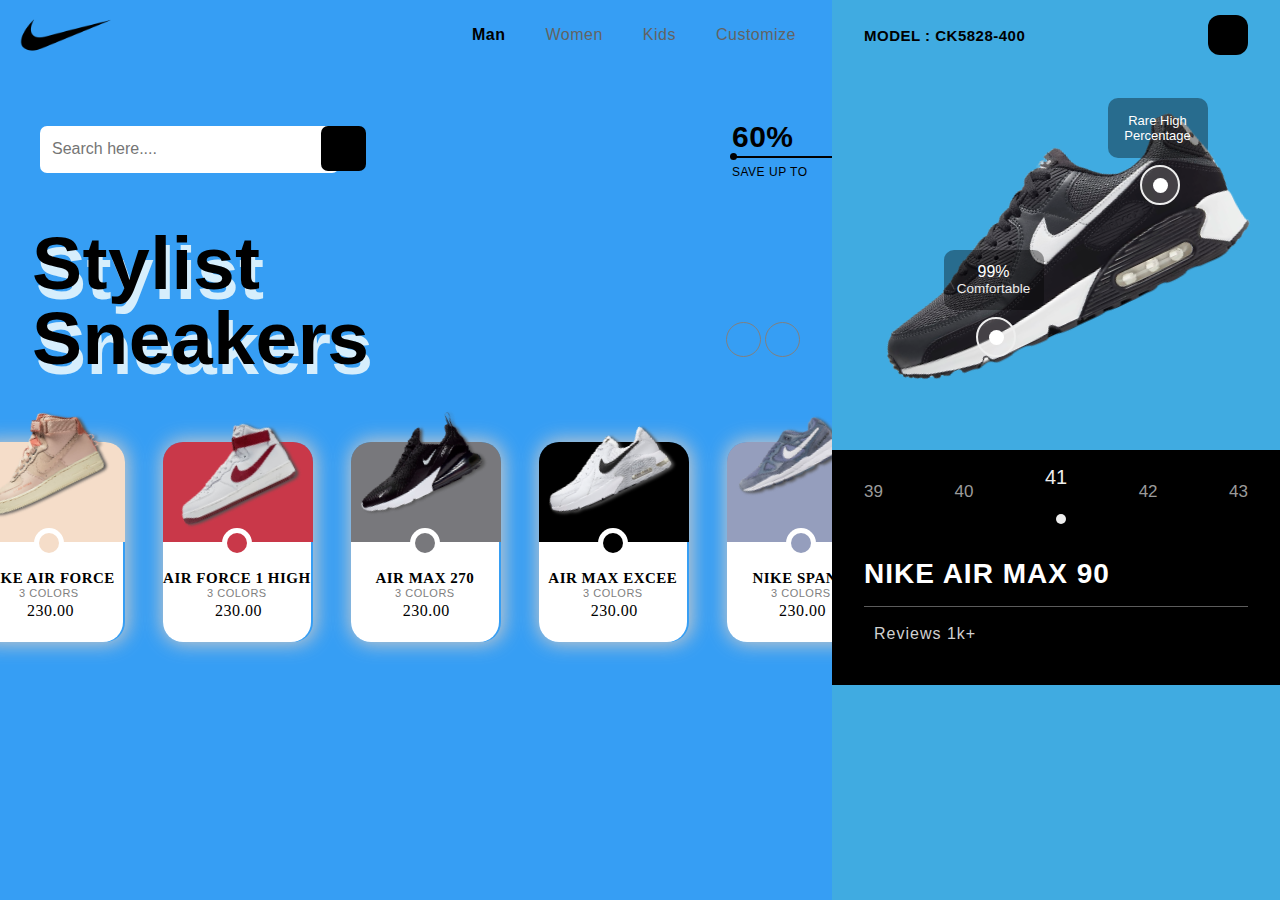
<file: LEVEL-1-Task-1-landing page/index.html>
<!DOCTYPE html>
<html lang="en">
<head>
    <meta charset="UTF-8">
    <meta name="viewport" content="width=device-width, initial-scale=1.0">
    <title>Document</title>
  <link rel="stylesheet" href="style.css">
</head>
<body>
    <section class="wrapper">

        <! ---- LEFT-CONTAINER --->

           <main class="left_container">
           
                <nav>
                    <div class="logo_content">
                        <img src="logo (3).png" alt="logo" class="nike_logo">
                    </div>
                    <ul class="nav_content">
                        <li><a class="nav_links active" href="javascript:void(0)">man</a></li>
                        <li><a class="nav_links" href="javascript:void(0)">women</a></li>
                        <li><a class="nav_links" href="javascript:void(0)">kids</a></li>
                        <li><a class="nav_links" href="javascript:void(0)">customize</a></li>
                    </ul>
                </nav>
                <br>
                <main class="tools">
                    <div class="search">
                        <input type="text" class="search_input" placeholder="Search here....">
                        <button class="search_btn">
                            <div class="slider">
                                <i class="ri-search-line"></i>
                            </div>
                        </button>
                    </div>
                    <div class="discount">
                        <span class="discount_percentage">60%</span>
                        <div class="seprator"></div>
                        <span class="save_up">save up to</span>
                    </div>
                </main>
                <section> 
                    <main class="brand_type">
                        <div class="large_text">
                            <h2>stylist <br>sneakers</h2>
                        </div>
                        <div class="sliders">
                            <button class="slider_btn" disabled>
                                <i class="ri-arrow-left-s-line"></i>
                            </button>
                            <button class="slider_btn">
                                <i class="ri-arrow-right-s-line"></i>
                            </button>
                        </div>
                    </main>
                </section>
                <br>
                <section class="bottom_shoes_slider">
                        <ul class="bottom_shoes_card">
                            <li class="card_shoe">
                                <div class="shoe_content">
                                    <img src="nike-air-force.png" alt="nike-air-force" class="shoe">
                                </div>
                                <div class="desc_product">
                                    <div class="transparent_bg">
                                        <div class="add_to_cart">
                                            <i class="ri-add-line"></i>
                                        </div>
                                    </div>
                                    <div class="desc">
                                        <span class="card_product_name">nike air force</span>
                                        <span>3 colors</span>
                                        <span class="price"><i class="ri-money-euro-circle-line"></i> 230.00</span>
                                    </div>
                                </div>
                            </li>
                            <li class="card_shoe">
                                <div class="shoe_content" style="background-color: #c93849;">
                                    <img src="nike-air-force-1-high.png" alt="nike-air-force-1-high" class="shoe">
                                </div>
                                <div class="desc_product">
                                    <div class="transparent_bg">
                                        <div class="add_to_cart" style="background-color: #c93849;">
                                            <i class="ri-add-line"></i>
                                        </div>
                                    </div>
                                    <div class="desc">
                                        <span class="card_product_name">air force 1 high</span>
                                        <span>3 colors</span>
                                        <span class="price"><i class="ri-money-euro-circle-line"></i> 230.00</span>
                                    </div>
                                </div>
                            </li>
                            <li class="card_shoe">
                                <div class="shoe_content" style="background-color: #78787C;">
                                    <img src="air-max-270.png" alt="air-max-270" class="shoe">
                                </div>
                                <div class="desc_product">
                                    <div class="transparent_bg">
                                        <div class="add_to_cart" style="background-color: #78787C;">
                                            <i class="ri-add-line"></i>
                                        </div>
                                    </div>
                                    <div class="desc">
                                        <span class="card_product_name">air max 270</span>
                                        <span>3 colors</span>
                                        <span class="price"><i class="ri-money-euro-circle-line"></i> 230.00</span>
                                    </div>
                                </div>
                            </li>
                            <li class="card_shoe">
                                <div class="shoe_content" style="background-color: black;">
                                    <img src="air-max-excee-.png" alt="air-max-excee-" class="shoe">
                                </div>
                                <div class="desc_product">
                                    <div class="transparent_bg">
                                        <div class="add_to_cart" style="background-color: black;">
                                            <i class="ri-add-line"></i>
                                        </div>
                                    </div>
                                    <div class="desc">
                                        <span class="card_product_name">air max excee</span>
                                        <span>3 colors</span>
                                        <span class="price"><i class="ri-money-euro-circle-line"></i> 230.00</span>
                                    </div>
                                </div>
                            </li>
                            <li class="card_shoe">
                                <div class="shoe_content" style="background-color: #959ebd;">
                                    <img src="nike-span-2.png" alt="nike-span-2" class="shoe">
                                </div>
                                <div class="desc_product">
                                    <div class="transparent_bg">
                                        <div class="add_to_cart" style="background-color: #959ebd;">
                                            <i class="ri-add-line"></i>
                                        </div>
                                    </div>
                                    <div class="desc">
                                        <span class="card_product_name">nike span 2</span>
                                        <span>3 colors</span>
                                        <span class="price"><i class="ri-money-euro-circle-line"></i> 230.00</span>
                                    </div>
                                </div>
                            </li>
                        </ul>
                </section>
           </main>

        <! ---- RIGHT-CONTAINER --->

         <main class="right_container">
            <nav class="right_nav">
                <ul class="right_nav_content">
                    <li class="r_nav_links">
                        model : ck5828-400
                    </li>
                    <button class="cart_btn"><i class="ri-shopping-bag-fill"></i></button>
                </ul>
            </nav>
            <section class="selected_product">
                <div class="circle1">
                    <div class="icon_">
                        <i class="ri-add-line"></i>
                        <div class="product_tag">
                            <p class="offer1">99%</p>
                            <p>comfortable</p>
                        </div>
                    </div>
                </div>
                <div class="circle2">
                    <div class="icon_">
                        <i class="ri-add-line"></i>
                        <div class="product_tag">
                            <p class="offer2">rare high percentage</p>
                        </div>
                    </div>
                </div>

                <div class="selected_product_content">
                    <img src="air-max-90.png" alt="nike-air-max-90" class="selected_product_img">
                </div>
                <div class="size_product">
                    <main class="content">
                        <ul class="size_list">
                            <li class="size_item">
                                <span>39</span>
                            </li>
                            <li class="size_item">
                                <span>40</span>
                            </li>
                            <li class="size_item">
                                <span>41</span>
                            </li>
                            <li class="size_item">
                                <span>42</span>
                            </li>
                            <li class="size_item">
                                <span>43</span>
                            </li>
                        </ul> <br><br>
                        <div class="text">
                            <h3 class="selected_product_text">nike air max 90</h3>
                        </div>
                        <div class="reviews">
                            <span>reviews 1k+</span>
                            <ul class="stars_list">
                                <li><i class="ri-star-fill"></i></li>
                                <li><i class="ri-star-fill"></i></li>
                                <li><i class="ri-star-fill"></i></li>
                                <li><i class="ri-star-fill"></i></li>
                                <li><i class="ri-star-fill"></i></li>
                            </ul>
                        </div>
                    </main>
                </div>
            </section>
         </main>

</section>
<script src="main.js"></script>
</body>
</html>
</file>
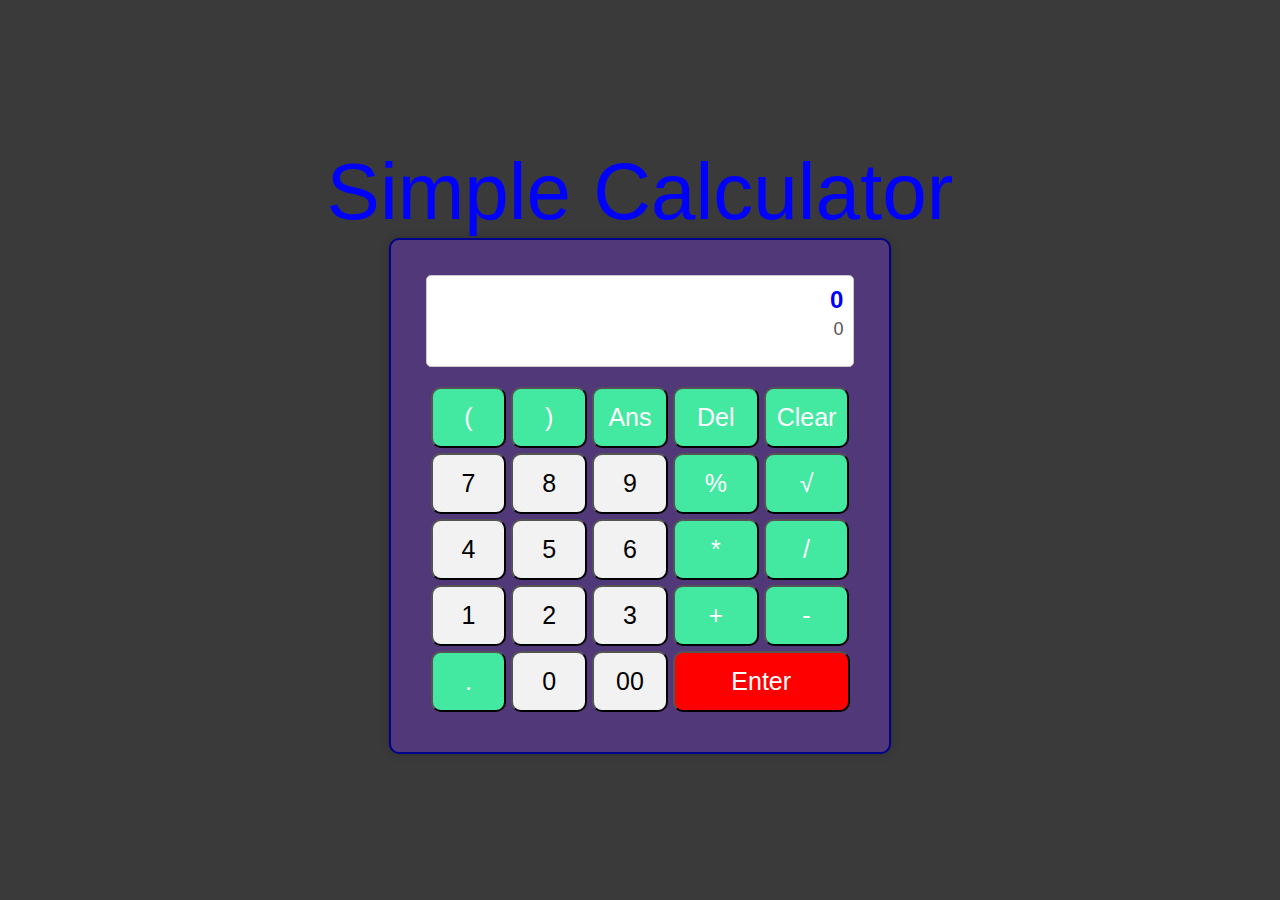
<file: LEVEL-3-Task-3-calculator/index.html>
<!DOCTYPE html>
<html>
<head>
    <title>Calculator</title>
    <link rel="stylesheet" type="text/css" href="style.css">
</head>
<body>
    <div class="container"> 
        <div class="main">
            Simple Calculator
        <div>
            
        <div class="calculator">
            <div class="display">
                <div id="input">0</div>
                <div id="output">0</div>
            </div>
            <div class="buttons">
                <button class="operator" id="open-bracket">(</button>
                <button class="operator" id="close-bracket">)</button>
                <button class="operator" id="ans">Ans</button>
                <button class="operator" id="delete">Del</button>
                <button class="operator" id="clear">Clear</button>
                <button class="number" id="7">7</button>
                <button class="number" id="8">8</button>
                <button class="number" id="9">9</button>
                <button class="operator" id="modulus">%</button>
                <button class="operator" id="sqrt">√</button>
                <button class="number" id="4">4</button>
                <button class="number" id="5">5</button>
                <button class="number" id="6">6</button>
                <button class="operator" id="multiply">*</button>
                <button class="operator" id="divide">/</button>
                <button class="number" id="1">1</button>
                <button class="number" id="2">2</button>
                <button class="number" id="3">3</button>
                <button class="operator" id="add">+</button>
                <button class="operator" id="subtract">-</button>
                <button class="operator" id="decimal">.</button>
                <button class="number" id="0">0</button>
                <button class="number" id="00">00</button>
                <button class="operator" id="equals" style="width: 206%; background-color: red;">Enter</button>
    
            </div>
        </div>
    </div>
   
    <script src="script.js"></script>
</body>
</html>
</file>
<file: LEVEL-1-Task-1-landing page/style.css>
*{
    margin: 0;
    padding: 0;
    box-sizing: border-box;
    font-family: 'Inter', sans-serif;
    }
    
    body{
        height: 100vh;
        width: 100%;
        overflow: hidden;
    }
    
    ul li {
        list-style-type: none;
    }
    
    a {
        text-decoration: none;
    }
    
    button{
        cursor: pointer;
        outline: none;
        border: none;
    }
    .wrapper{
        width: 100%;
        height: 100%;
        display: grid;
        grid-template-columns: 65% 35%;
    }
    .left_container{
        width: 100%;
        background-color: #369ef4;
        height: 100%;
        z-index: 1;
    }
    .right_container{
        width: 100%;
        height: 100%;
        background-color: #40abe1;
        z-index: 10;
    }
    nav{
        width: 100%;
        height: 70px;
        display: flex;
        align-items: center;
        justify-content: space-between;
        padding: 1.5rem 1rem;
    }
    .logo_content{
        width: 100px;
        height: 100px;
    }
    .logo_content .nike_logo{
        width: 100%;
        height: 100%;
        object-fit: cover;
    }
    .nav_content{
        display: flex;
    }
    .nav_content .nav_links{
        padding: 0 20px;
        color: rgb(99, 99, 99);
        text-transform: capitalize;
        font-size: 16px;
        letter-spacing: 0.5px;
        transition: 0.5s;
    }
    .nav_links:hover{
        color: black;
    }
    .nav_links.active{
        color: black;
        font-weight: 600;
    }
    .tools{
        margin-top: 1rem;
        width: 100%;
        height: 90px;
        display: flex;
        align-items: center;
        justify-content: space-between;
    }
    .search{
        display: flex;
    }
    .search_input{
        width: 299px;
        height: 47px;
        border-radius: 7px;
        border: none;
        padding-left: 12px;
        font-size: 16px;
        margin-left: 2.5rem;
        margin-right: -1.1rem;
        outline: none;
    }
    .search_btn{
        width: 45px;
        height: 45px;
        border-radius: 7px;
        border: none;
        padding-left: 12px;
        font-size: 16px;
        background-color: black;
    }
    .slider{
        margin-left: -0.8rem;
        margin-top: .2rem;
        text-align: center;
        overflow: hidden;
    }
    .slider i{
        color: white;
        font-size: 18px;
    }
    .discount{
        display: flex;
        flex-direction: column;
        position: relative;
    }
    .discount_percentage{
        font-size: 30px;
        font-weight: 600;
        text-transform: uppercase;
        letter-spacing: 0.5px;
        padding-bottom: 2px;
        width: 100px;
    }
    .seprator{
        width: 100%;
        height: 2px;
        background-color: black;
        position: relative;
    }
    .seprator::before{
        content: "";
        position: absolute;
        top: -3px;
        left: -2px;
        background-color: black;
        width: 7px;
        height: 7px;
        border-radius: 50%;
    }
    .save_up{
        font-size: 12px;
        color: black;
        text-transform: uppercase;
        letter-spacing: 0.5px;
        margin-top: 7px;
    }
    .brand_type{
        display: flex;
        justify-content: space-between;
        width: 100%;
        align-items: center;
        padding: 2rem;
    }
    .sliders{
        margin-top: 5rem;
    }
    .large_text{
        font-size: 50px;
        text-transform: capitalize;
        letter-spacing: 0.5px;
        text-shadow: 4px 10px #d6eefc;
        line-height: 1;
    }
    .slider_btn{
        width: 35px;
        height: 35px;
        border-radius: 50%;
        outline: none;
        border: 1px solid gray;
        background-color: transparent;
        cursor: pointer;
    }
    .slider_btn i {
        font-size: 22px;
    }
    .bottom_shoes_slider{
        width: 940px;
        height: 200px;
        position: absolute;
        right: 30%;
        z-index: -1;
        margin-top: 1rem;
    }
    .bottom_shoes_card{
        width: 100%;
        height: 100%;
        display: flex;
        justify-content: space-around;
    }
    .card_shoe{
        width: 150px;
        height: 200px;
        max-height: 100%;
        border-radius: 20px;
        box-shadow: 1px 0px 19px 2px rgba(202, 202, 202, 1);
    }
    .shoe_content{
        width: 150px;
        height: 100px;
        position: relative;
        background-color: #f5ddc9;
        border-top-left-radius: 20px;
        border-top-right-radius: 20px;
    }
    .shoe_content .shoe{
        width: 100%;
        height: 111px;
        object-fit: cover;
        transform: rotate(-25deg);
        position: absolute;
        top: -2.5rem;
        right: 1rem;
        overflow: hidden;
        filter: drop-shadow(2px 2px 0.10rem rgb(82,82,82));
    }
    .desc_product{
        width: 98.5%;
        min-height: 50%;
        background-color: white;
        border-bottom-left-radius: 20px;
        border-bottom-right-radius: 20px;
        display: flex;
        justify-content: center;
        position: relative;
    }
    .transparent_bg{
        content: "";
        position: absolute;
        width: 30px;
        height: 30px;
        background-color: white;
        border-radius: 50%;
        display: flex;
        align-items: center;
        justify-content: center;
        top: -13.6px;
    }
    .add_to_cart{
        width: 20px;
        height: 20px;
        background-color: #f5ddc9;
        border-radius: 50%;
        z-index: 1;
        display: flex;
        align-items: center;
        justify-content: center;
    }
    .add_to_cart i {
        color: white;
        font-size: 12px;
        margin-top: 2px;
    }
    .desc{
        margin-top: 0.50rem;
        z-index: 100;
        position: absolute;
        top: 20%;
        text-align: center;
    }
    .card_product_name
    {
        font-size: 15px;
        text-transform: uppercase;
        font-family: 'Poppins';
        letter-spacing: 0.5px;
        display: block;
        font-weight: 600;
    }
    .desc > span:nth-child(2){
        font-size: 11px;
        text-transform: uppercase;
        letter-spacing: 0.5px;
        display: block;
        color: gray;
    }
    .price{
        font-size: 16px;
        text-transform: uppercase;
        font-family: 'Poppins';
        letter-spacing: 0.5px;
        display: flex;
        align-items: center;
        justify-content: center;
        margin-top: 3px;
    }
    .price i{
        margin-right: 3px;
        color: gray;
    }
    .right_nav_content{
        width: 100%;
        height: 70px;
        display: flex;
        align-items: center;
        justify-content: space-between;
        padding: 1.5rem 1rem;
    }
    .r_nav_links{
        text-transform: uppercase;
        font-size: 15px;
        font-weight: 600;
        letter-spacing: 0.5px;
    }
    .cart_btn{
        width: 40px;
        height: 40px;
        background-color: black;
        border-radius: 12px;
        display: flex;
        align-items: center;
        justify-content: center;
        cursor: pointer;
    }
    .cart_btn i {
        color:white;
        font-size: 20px;
    }
    .selected_product{
        width: 100%;
        height: 380px;
        position: relative;
    }
    .selected_product_content{
        width: 100%;
        height: 380px;
        padding: 1rem;
        position: relative;
    }
    .selected_product_img{
        width: 100%;
        height: 100%;
        max-height: 100%;
        object-fit: cover;
        transform: rotate(-25deg);
        position: absolute;
        top: -3rem;
        right: 1.5rem;
    }
    .size_product{
        width: 100%;
        min-height: 210px;
        background-color: black;
    }
    .content{
        width: 100%;
        height: 100%;
        padding: 2rem;
    }
    .text{
        width: 100%;
        height: 50px;
        display: flex;
        align-items: center;
        margin-top: 1rem;
        padding-bottom: 1rem;
        border-bottom: 1px solid rgb(92, 92, 92);
    }
    .selected_product_text{
        color: white;
        text-transform: uppercase;
        letter-spacing: 1px;
        font-size: 28px;
    }
    .size_list{
        color: rgb(155, 155, 155);
        list-style: none;
        display: flex;
        justify-content: space-between;
    }
    .size_item{
        font-size: 17px;
    }
    .size_item:nth-child(3){
        transform: translateY(-1rem);
        color: #eee;
        font-size: 20px;
        position: relative;
    }
    .size_item:nth-child(3)::after{
        content: "";
        position: absolute;
        top: 3rem;
        right: 0.1rem;
        font-size: 10px;
        width: 10px;
        height: 10px;
        background-color: #eee;
        border-radius: 50%;
    }
    .reviews{
        margin-top: 0.5rem;
        width: 100%;
        padding: 10px;
        height: fit-content;
        display: flex;
        align-items: center;
        justify-content: space-between;
    }
    .reviews span{
        text-transform: capitalize;
        color: rgb(209, 209, 209);
        letter-spacing: 1px;
    }
    .stars_list{
        display: flex;
    }
    .stars_list li i{
        color: rgba(223, 223, 2, 0.89);
        font-size: 15px;
        padding: 0 5px;
    }
    .circle1, .circle2{
        position: absolute;
        width: 40px;
        height: 40px;
        background-color: #fffafa2c;
        border-radius: 50%;
        border: 2px;
        border-style: solid;
        border-color: #eee;
        display: flex;
        align-items: center;
        justify-content: center;
        z-index: 1;
    }
    .circle1{
        left: 144px;
        top: 65%;
    }
    .circle2{
        right: 100px;
        top: 25%;
    }
    .icon_{
        width: 15px;
        height: 15px;
        background-color:white;
        border-radius: 50%;
        position: relative;
    }
    .icon_ i{
        font-size: 15px;
    }
    .circle1 .product_tag, .circle2 .product_tag{
        width: 100px;
        height: 60px;
        border-radius: 10px;
        background-color: rgba(0, 0, 0, 0.37);
        position: absolute;
        bottom: 35px;
        right: -2.5rem;
        display: flex;
        flex-direction: column;
        align-items: center;
        justify-content: center;
        overflow: hidden;
    }
    .product_tag p:nth-child(1){
        color: white;
    }
    .product_tag p:nth-child(2){
        font-size: 13.5px;
        color: #eee;
        text-transform: capitalize;
    }
    .offer2{
        display: block;
        text-align: center;
        font-size: 13px;
        text-transform: capitalize;
        color: #eee;
    }
</file>
<file: LEVEL-3-Task-3-calculator/style.css>
body{
    display: flex;
    justify-content: center;
    align-items: center;
    height: 100vh;
    margin: 0;
    background-color: rgb(58, 58, 59);
}
.container{
    height: 100%;
    display: flex;
    flex-direction: column;
    align-items: center;
    justify-content: center;
    gap: 10px;
}
.container:nth-child(1){
    font-size: 5rem;
    text-align: center;
    color: blue;
    font-family: sans-serif;
    font-weight: 500;

}

.calculator {
    width: 70%;
    margin: auto;
    background: #513878;
    border-radius: 10px;
    padding: 30px;
    box-shadow: 0 0 10px rgba(0, 0, 0, 0.2);
    border: 2px solid darkblue;
}

.display {
    border: 1px solid #ccc;
    display: flex;
    flex-direction: column;
    align-items: flex-end;
    background: #fff;
    padding: 10px;
    border-radius: 5px;
    margin: 5px;
    font-size: 1.5em;
    min-height: 40px;
    height: 70px;
}

#input {
    font-size: 24px;
    text-align: left;
    font-weight: bold;
    margin-bottom: 5px;
}

#output {
    font-size: 18px;
    text-align: right;
    color: #555;
}

.buttons {
    display: grid;
    grid-template-columns: repeat(5, 1fr);
    grid-gap: 5px;
    margin-top: 10px;
    border-radius: 12px;
    grid-gap: 5px;
    padding: 10px;
  
}

button {
    width: 100%;
    padding: 14px 11px;
    font-size: 25px;
    border-radius: 10px;
    cursor: pointer;
}

.operator {
    background: #43e9a1;
    color: white;
}

.number {
    background: #f2f2f2;
}

.number:hover {
    cursor: pointer;
    background-color: rgb(71, 71, 235);
}
</file>
